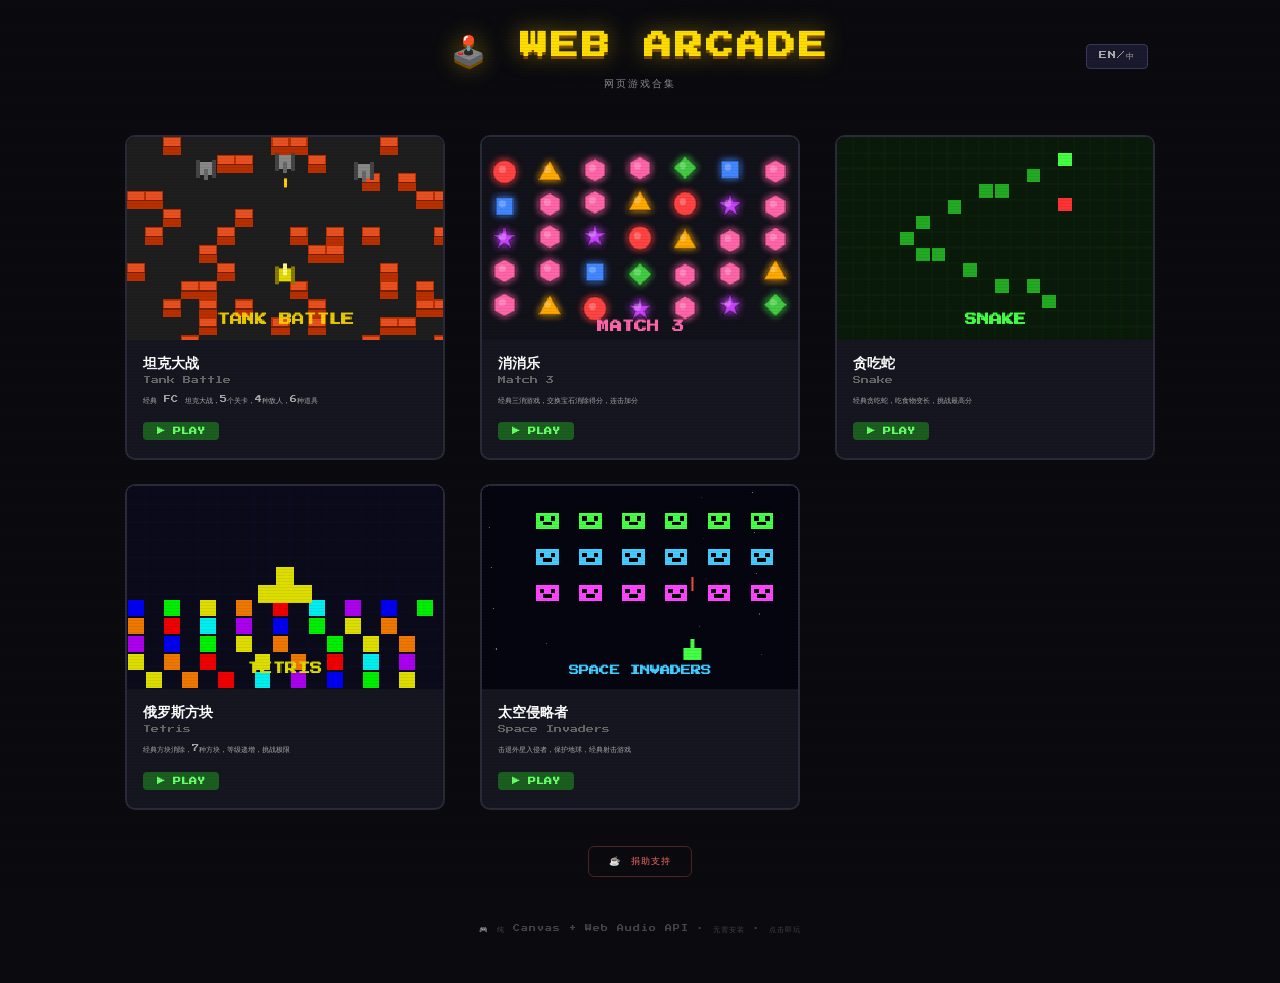
<file: index.html>
<!DOCTYPE html>
<html lang="zh-CN">
<head>
  <meta charset="UTF-8">
  <meta name="viewport" content="width=device-width, initial-scale=1.0">
  <title>🕹️ Web Arcade | 网页游戏合集</title>
  <link rel="preconnect" href="https://fonts.googleapis.com">
  <link href="https://fonts.googleapis.com/css2?family=Press+Start+2P&display=swap" rel="stylesheet">
  <link rel="stylesheet" href="css/style.css">
  <script async src="https://pagead2.googlesyndication.com/pagead/js/adsbygoogle.js?client=ca-pub-6329205502545792" crossorigin="anonymous"></script>
</head>
<body>
  <div id="arcade">
    <!-- Header -->
    <header id="header">
      <h1 class="title">🕹️ WEB ARCADE</h1>
      <p class="subtitle" data-zh="网页游戏合集" data-en="Web Game Collection">网页游戏合集</p>
      <button id="langToggle" title="切换语言">中/EN</button>
    </header>

    <!-- Game grid -->
    <main id="games">
      <!-- Tank Battle -->
      <a href="tank-battle/index.html" class="card" id="card-tank">
        <canvas id="preview-tank" width="280" height="180"></canvas>
        <div class="card-info">
          <h2 data-zh="坦克大战" data-en="Tank Battle">坦克大战</h2>
          <p class="card-en">Tank Battle</p>
          <p class="card-desc" data-zh="经典 FC 坦克大战，5个关卡，4种敌人，6种道具" data-en="Classic FC Tank Battle · 5 levels · 4 enemy types · 6 power-ups">经典 FC 坦克大战，5个关卡，4种敌人，6种道具</p>
          <span class="tag play">▶ PLAY</span>
        </div>
      </a>

      <!-- Match 3 -->
      <a href="match3/index.html" class="card" id="card-match3">
        <canvas id="preview-match3" width="280" height="180"></canvas>
        <div class="card-info">
          <h2 data-zh="消消乐" data-en="Match 3">消消乐</h2>
          <p class="card-en">Match 3</p>
          <p class="card-desc" data-zh="经典三消游戏，交换宝石消除得分，连击加分" data-en="Classic match-3 · swap gems to score · combo bonus">经典三消游戏，交换宝石消除得分，连击加分</p>
          <span class="tag play">▶ PLAY</span>
        </div>
      </a>

      <!-- Snake -->
      <a href="snake/index.html" class="card" id="card-snake">
        <canvas id="preview-snake" width="280" height="180"></canvas>
        <div class="card-info">
          <h2 data-zh="贪吃蛇" data-en="Snake">贪吃蛇</h2>
          <p class="card-en">Snake</p>
          <p class="card-desc" data-zh="经典贪吃蛇，吃食物变长，挑战最高分" data-en="Classic Snake · eat food to grow · beat the high score">经典贪吃蛇，吃食物变长，挑战最高分</p>
          <span class="tag play">▶ PLAY</span>
        </div>
      </a>

      <!-- Tetris -->
      <a href="tetris/index.html" class="card" id="card-tetris">
        <canvas id="preview-tetris" width="280" height="180"></canvas>
        <div class="card-info">
          <h2 data-zh="俄罗斯方块" data-en="Tetris">俄罗斯方块</h2>
          <p class="card-en">Tetris</p>
          <p class="card-desc" data-zh="经典方块消除，7种方块，等级递增，挑战极限" data-en="Classic block puzzle · 7 tetrominoes · level progression · push your limits">经典方块消除，7种方块，等级递增，挑战极限</p>
          <span class="tag play">▶ PLAY</span>
        </div>
      </a>

      <!-- Space Invaders -->
      <a href="invaders/index.html" class="card" id="card-invaders">
        <canvas id="preview-invaders" width="280" height="180"></canvas>
        <div class="card-info">
          <h2 data-zh="太空侵略者" data-en="Space Invaders">太空侵略者</h2>
          <p class="card-en">Space Invaders</p>
          <p class="card-desc" data-zh="击退外星入侵者，保护地球，经典射击游戏" data-en="Defend Earth from alien invaders · classic arcade shooter">击退外星入侵者，保护地球，经典射击游戏</p>
          <span class="tag play">▶ PLAY</span>
        </div>
      </a>
    </main>

    <!-- Donate -->
    <div id="donate">
      <div class="donate-trigger" data-zh="☕ 捐助支持" data-en="☕ Donate">☕ 捐助支持</div>
      <div class="donate-popup">
        <p class="donate-title" data-zh="如果这些游戏带给您一点乐趣，请我喝杯咖啡吧 ☕" data-en="If you enjoyed the games, buy me a coffee ☕">如果这些游戏带给您一点乐趣，请我喝杯咖啡吧 ☕</p>
        <div class="qrcodes">
          <div class="qr-item">
            <img src="img/wechat.png" alt="WeChat Pay" class="qr-img">
            <span class="qr-label">微信支付</span>
          </div>
          <div class="qr-item">
            <img src="img/alipay.png" alt="Alipay" class="qr-img">
            <span class="qr-label">支付宝</span>
          </div>
        </div>
        <p class="donate-hint" data-zh="感谢您的支持 ❤️" data-en="Thank you for your support ❤️">感谢您的支持 ❤️</p>
      </div>
    </div>

    <footer id="footer">
      <p data-zh="🎮 纯 Canvas + Web Audio API · 无需安装 · 点击即玩" data-en="🎮 Pure Canvas + Web Audio API · No Install · Click to Play">🎮 纯 Canvas + Web Audio API · 无需安装 · 点击即玩</p>
    </footer>
  </div>

  <script src="js/home.js"></script>
</body>
</html>
</file>
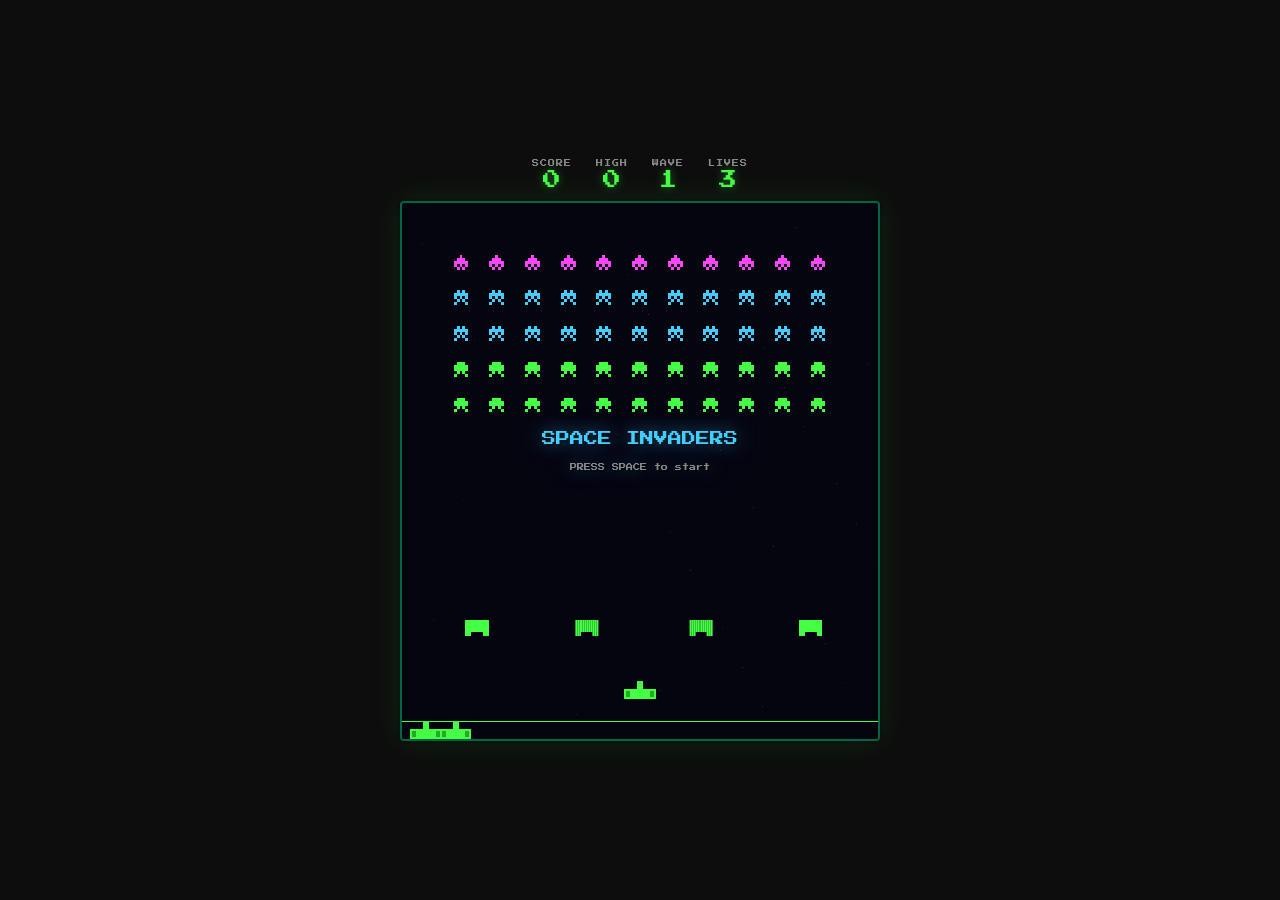
<file: invaders/index.html>
<!DOCTYPE html>
<html lang="zh-CN">
<head>
  <meta charset="UTF-8">
  <meta name="viewport" content="width=device-width, initial-scale=1.0, maximum-scale=1.0, user-scalable=no">
  <title>太空侵略者 | Space Invaders</title>
  <link rel="preconnect" href="https://fonts.googleapis.com">
  <link href="https://fonts.googleapis.com/css2?family=Press+Start+2P&display=swap" rel="stylesheet">
  <link rel="stylesheet" href="css/style.css">
</head>
<body>
  <div id="gameWrapper">
    <div id="hud">
      <div class="hud-item"><span class="hud-label">SCORE</span><span id="scoreVal">0</span></div>
      <div class="hud-item"><span class="hud-label">HIGH</span><span id="highVal">0</span></div>
      <div class="hud-item"><span class="hud-label">WAVE</span><span id="waveVal">1</span></div>
      <div class="hud-item"><span class="hud-label">LIVES</span><span id="livesVal">3</span></div>
    </div>
    <canvas id="gameCanvas" width="480" height="540"></canvas>
    <div id="message">PRESS SPACE<span class="sub">or tap to start</span></div>
  </div>

  <script src="js/game.js"></script>
</body>
</html>
</file>
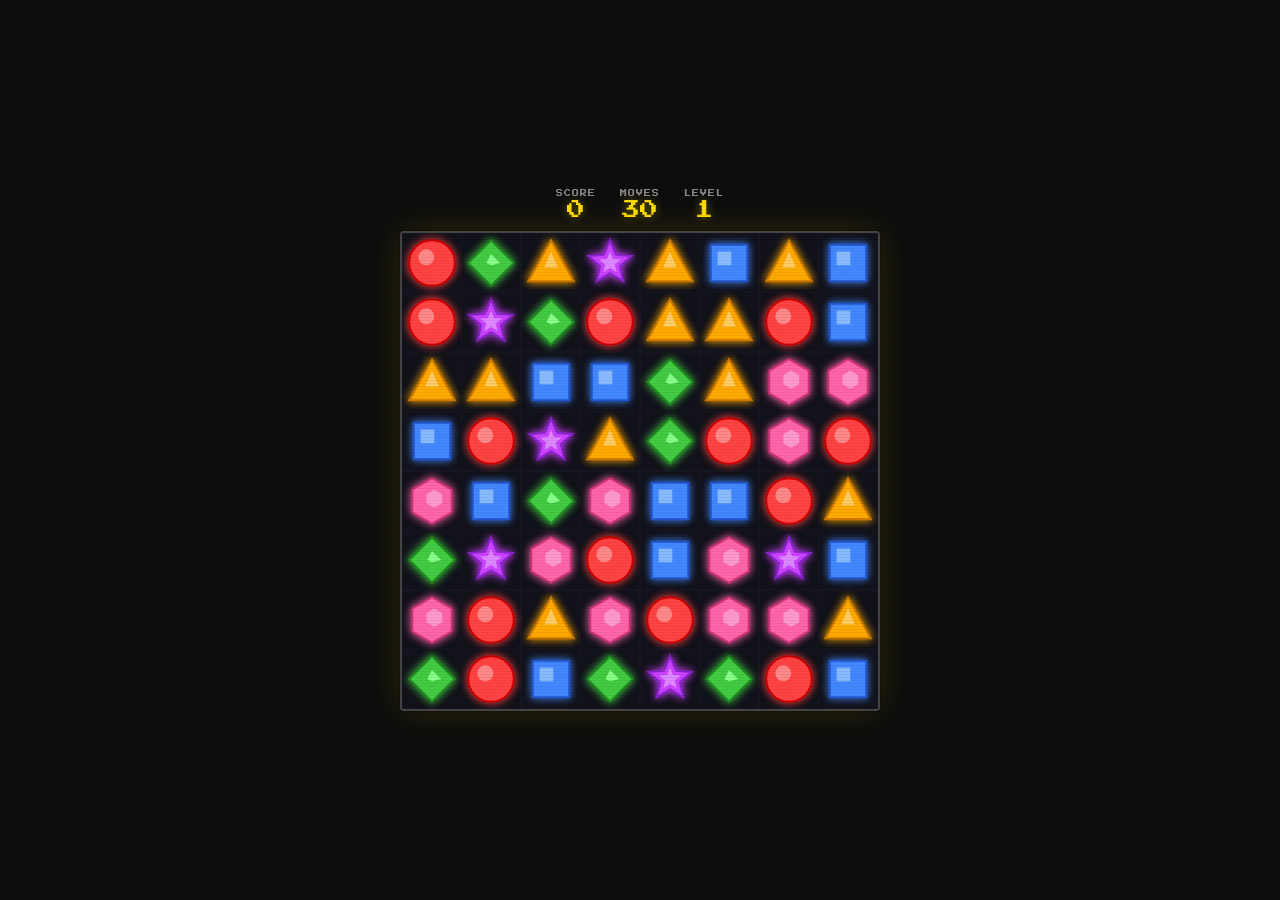
<file: match3/index.html>
<!DOCTYPE html>
<html lang="zh-CN">
<head>
  <meta charset="UTF-8">
  <meta name="viewport" content="width=device-width, initial-scale=1.0, maximum-scale=1.0, user-scalable=no">
  <title>消消乐 | Match 3</title>
  <link rel="preconnect" href="https://fonts.googleapis.com">
  <link href="https://fonts.googleapis.com/css2?family=Press+Start+2P&display=swap" rel="stylesheet">
  <link rel="stylesheet" href="css/style.css">
</head>
<body>
  <div id="gameWrapper">
    <div id="hud">
      <div class="hud-item"><span class="hud-label">SCORE</span><span id="scoreVal">0</span></div>
      <div class="hud-item"><span class="hud-label">MOVES</span><span id="movesVal">30</span></div>
      <div class="hud-item"><span class="hud-label">LEVEL</span><span id="levelVal">1</span></div>
    </div>
    <canvas id="gameCanvas" width="480" height="480"></canvas>
    <div id="message"></div>
  </div>

  <script src="js/game.js"></script>
</body>
</html>
</file>
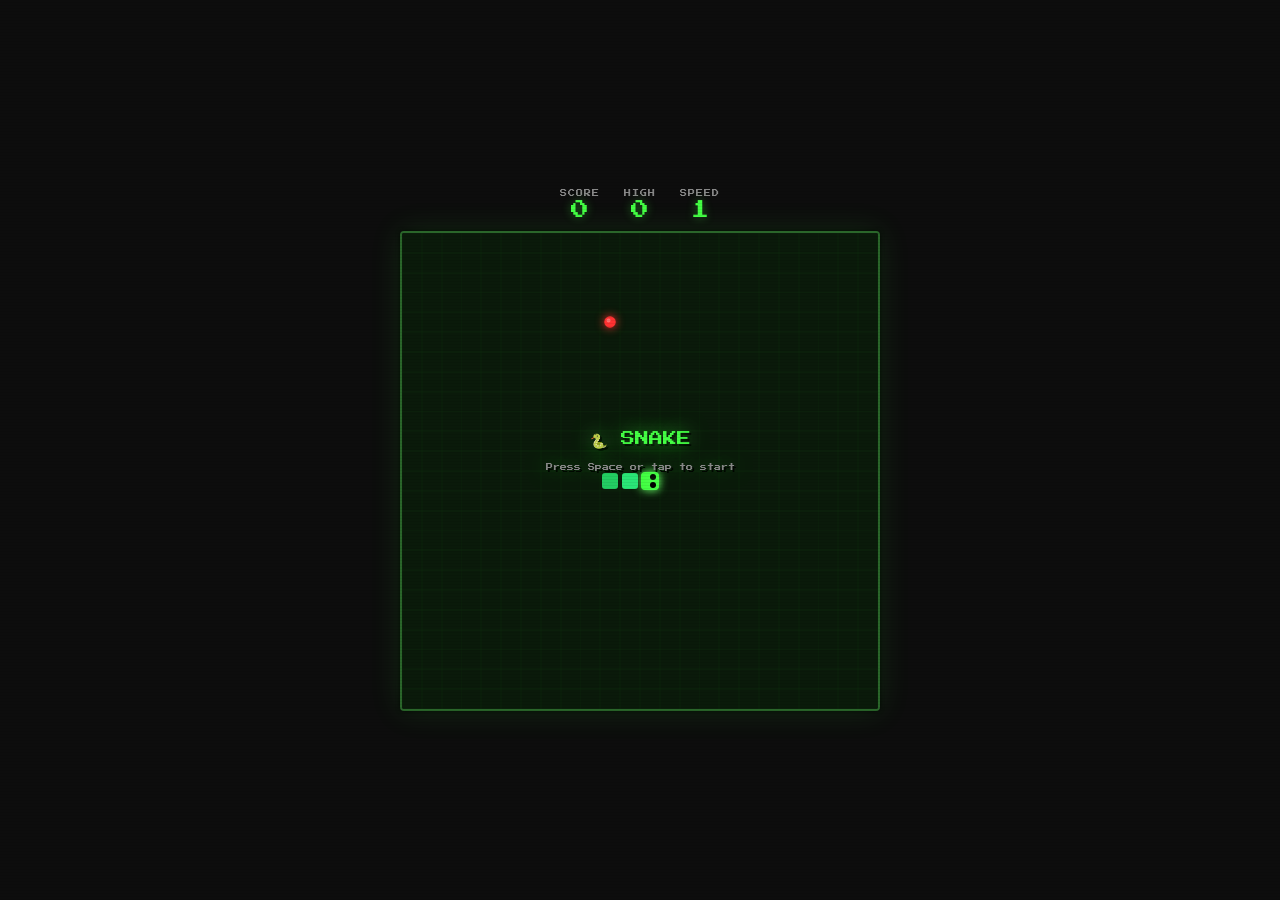
<file: snake/index.html>
<!DOCTYPE html>
<html lang="zh-CN">
<head>
  <meta charset="UTF-8">
  <meta name="viewport" content="width=device-width, initial-scale=1.0, maximum-scale=1.0, user-scalable=no">
  <title>贪吃蛇 | Snake</title>
  <link rel="preconnect" href="https://fonts.googleapis.com">
  <link href="https://fonts.googleapis.com/css2?family=Press+Start+2P&display=swap" rel="stylesheet">
  <link rel="stylesheet" href="css/style.css">
</head>
<body>
  <div id="gameWrapper">
    <div id="hud">
      <div class="hud-item"><span class="hud-label">SCORE</span><span id="scoreVal">0</span></div>
      <div class="hud-item"><span class="hud-label">HIGH</span><span id="highVal">0</span></div>
      <div class="hud-item"><span class="hud-label">SPEED</span><span id="speedVal">1</span></div>
    </div>
    <canvas id="gameCanvas" width="480" height="480"></canvas>
    <div id="message">PRESS SPACE<span class="sub">or tap to start</span></div>
  </div>

  <script src="js/game.js"></script>
</body>
</html>
</file>
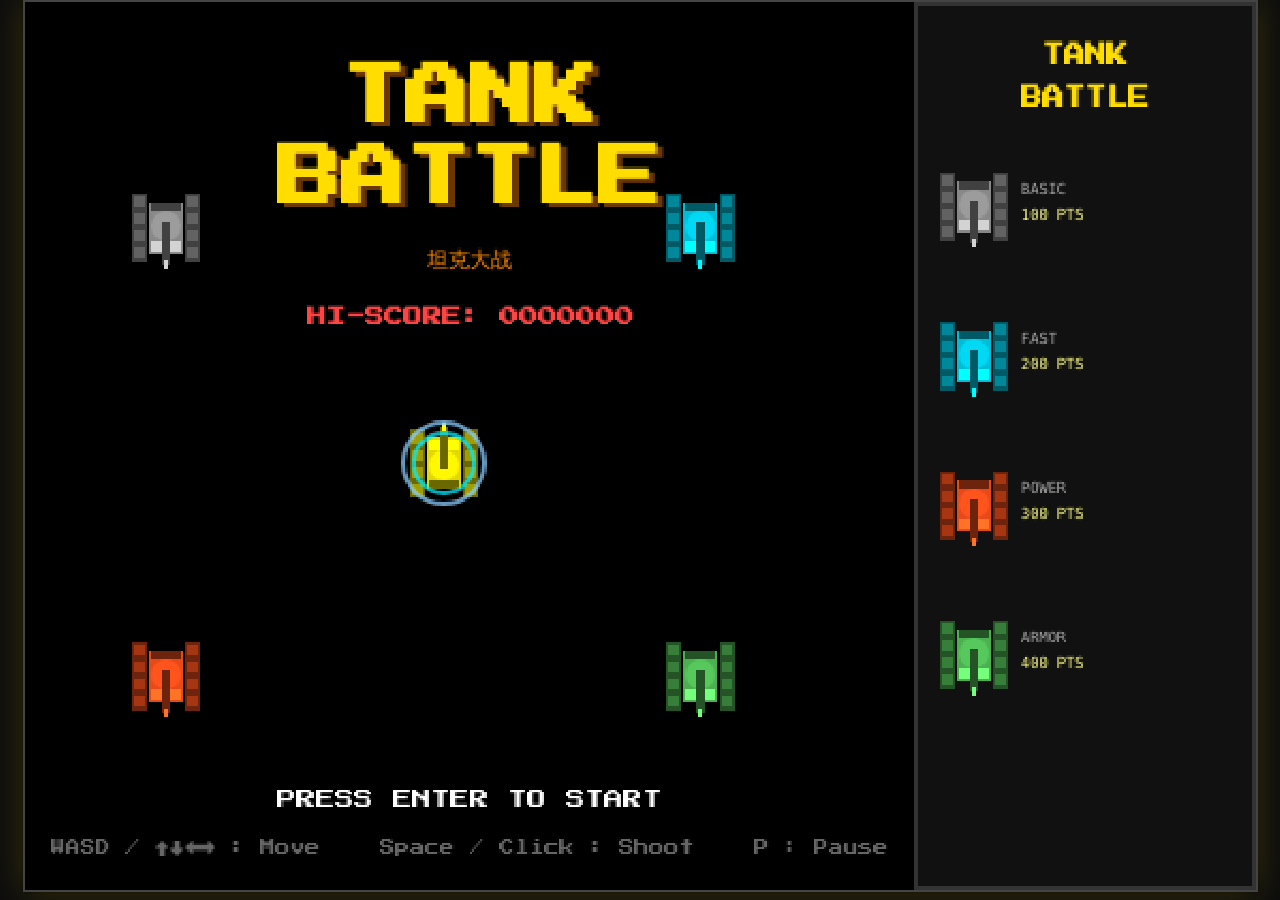
<file: tank-battle/index.html>
<!DOCTYPE html>
<html lang="zh-CN">
<head>
  <meta charset="UTF-8">
  <meta name="viewport" content="width=device-width, initial-scale=1.0, maximum-scale=1.0, user-scalable=no">
  <title>坦克大战 | Tank Battle</title>
  <link rel="preconnect" href="https://fonts.googleapis.com">
  <link href="https://fonts.googleapis.com/css2?family=Press+Start+2P&display=swap" rel="stylesheet">
  <link rel="stylesheet" href="css/style.css">
</head>
<body>
  <div id="gameWrapper">
    <canvas id="gameCanvas" width="576" height="416"></canvas>
  </div>

  <!-- Mobile touch controls -->
  <div id="touchControls">
    <div id="dpad">
      <button class="dpad-btn" id="btnUp" data-key="ArrowUp">▲</button>
      <div class="dpad-row">
        <button class="dpad-btn" id="btnLeft" data-key="ArrowLeft">◀</button>
        <div class="dpad-center"></div>
        <button class="dpad-btn" id="btnRight" data-key="ArrowRight">▶</button>
      </div>
      <button class="dpad-btn" id="btnDown" data-key="ArrowDown">▼</button>
    </div>
    <div id="rightControls">
      <button id="btnPause" class="ctrl-btn">II</button>
      <button id="btnFire" class="ctrl-btn fire-btn">FIRE</button>
    </div>
  </div>

  <script src="js/config.js"></script>
  <script src="js/sound.js"></script>
  <script src="js/input.js"></script>
  <script src="js/sprites.js"></script>
  <script src="js/entities.js"></script>
  <script src="js/map.js"></script>
  <script src="js/game.js"></script>
</body>
</html>
</file>
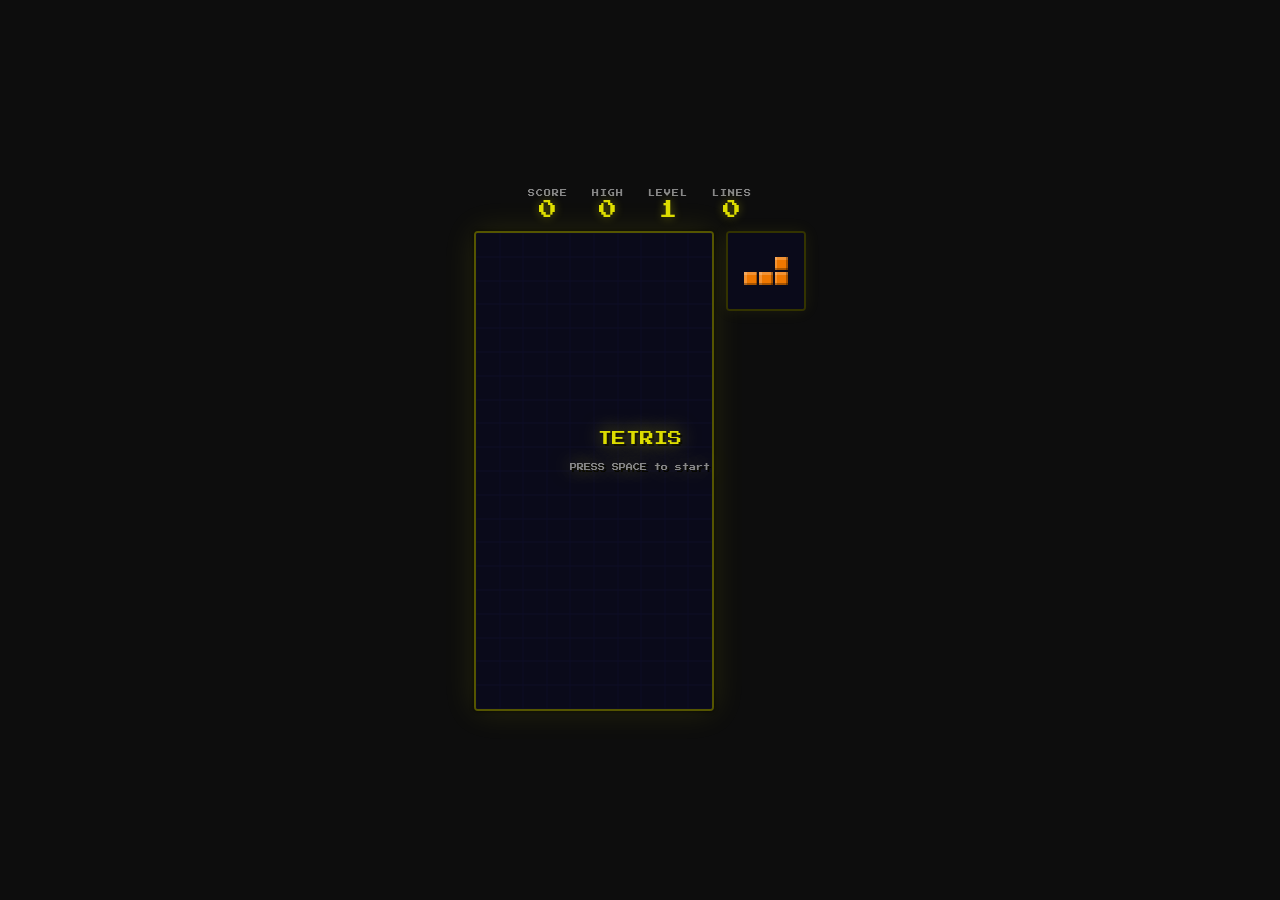
<file: tetris/index.html>
<!DOCTYPE html>
<html lang="zh-CN">
<head>
  <meta charset="UTF-8">
  <meta name="viewport" content="width=device-width, initial-scale=1.0, maximum-scale=1.0, user-scalable=no">
  <title>俄罗斯方块 | Tetris</title>
  <link rel="preconnect" href="https://fonts.googleapis.com">
  <link href="https://fonts.googleapis.com/css2?family=Press+Start+2P&display=swap" rel="stylesheet">
  <link rel="stylesheet" href="css/style.css">
</head>
<body>
  <div id="gameWrapper">
    <div id="hud">
      <div class="hud-item"><span class="hud-label">SCORE</span><span id="scoreVal">0</span></div>
      <div class="hud-item"><span class="hud-label">HIGH</span><span id="highVal">0</span></div>
      <div class="hud-item"><span class="hud-label">LEVEL</span><span id="levelVal">1</span></div>
      <div class="hud-item"><span class="hud-label">LINES</span><span id="linesVal">0</span></div>
    </div>
    <div id="gameArea">
      <canvas id="gameCanvas" width="240" height="480"></canvas>
      <canvas id="nextCanvas" width="80" height="80"></canvas>
    </div>
    <div id="message">PRESS SPACE<span class="sub">or tap to start</span></div>
  </div>

  <script src="js/game.js"></script>
</body>
</html>
</file>
<file: css/style.css>
/* ── Reset ─────────────────────────────────────────────────────────────────── */
* { margin: 0; padding: 0; box-sizing: border-box; }

body {
  background: #0a0a0f;
  color: #eee;
  font-family: 'Press Start 2P', monospace;
  min-height: 100vh;
  overflow-x: hidden;
}

/* ── Arcade container ──────────────────────────────────────────────────────── */
#arcade {
  max-width: 1080px;
  margin: 0 auto;
  padding: 32px 20px 48px;
}

/* ── Header ────────────────────────────────────────────────────────────────── */
#header {
  text-align: center;
  margin-bottom: 44px;
  position: relative;
}

#header .title {
  font-size: 28px;
  color: #ffdd00;
  text-shadow: 0 0 24px rgba(255,220,0,0.45), 0 3px 0 #6a3800;
  letter-spacing: 3px;
  margin-bottom: 10px;
}

#header .subtitle {
  font-size: 10px;
  color: #888;
  letter-spacing: 2px;
}

#langToggle {
  position: absolute;
  top: 12px;
  right: 12px;
  font-family: 'Press Start 2P', monospace;
  font-size: 8px;
  padding: 6px 12px;
  background: #1a1a2e;
  color: #aaa;
  border: 1px solid #3a3a5a;
  border-radius: 4px;
  cursor: pointer;
  transition: color 0.2s, border-color 0.2s;
  letter-spacing: 1px;
}

#langToggle:hover {
  color: #ffdd00;
  border-color: #ffdd00;
}

/* ── Game grid ─────────────────────────────────────────────────────────────── */
#games {
  display: grid;
  grid-template-columns: repeat(auto-fill, minmax(280px, 1fr));
  gap: 24px;
  justify-items: center;
}

/* ── Card ──────────────────────────────────────────────────────────────────── */
.card {
  display: block;
  width: 100%;
  max-width: 320px;
  background: #161620;
  border: 2px solid #2a2a3a;
  border-radius: 10px;
  overflow: hidden;
  cursor: pointer;
  transition: transform 0.22s, border-color 0.22s, box-shadow 0.22s;
  text-decoration: none;
  color: inherit;
}

.card:hover {
  transform: translateY(-6px) scale(1.02);
  border-color: #ffdd00;
  box-shadow: 0 8px 36px rgba(255,220,0,0.18), 0 0 0 1px #ffdd00;
}

.card canvas {
  display: block;
  width: 100%;
  height: auto;
  background: #000;
  image-rendering: pixelated;
  image-rendering: crisp-edges;
}

.card-info {
  padding: 14px 16px 18px;
}

.card-info h2 {
  font-size: 14px;
  color: #fff;
  margin-bottom: 3px;
}

.card-en {
  font-size: 8px;
  color: #666;
  margin-bottom: 10px;
}

html[lang="en"] .card-en {
  display: none;
}

.card-desc {
  font-size: 7px;
  color: #aaa;
  line-height: 1.6;
  margin-bottom: 14px;
}

.tag {
  display: inline-block;
  font-size: 8px;
  padding: 5px 14px;
  border-radius: 4px;
  font-weight: bold;
}

.tag.play {
  background: #1b5e20;
  color: #66ff66;
  animation: pulse 1.4s ease-in-out infinite;
}

.tag.soon {
  background: #222;
  color: #555;
}

/* coming-soon: grey out */
.card.coming-soon {
  opacity: 0.45;
  cursor: default;
  pointer-events: none;
}
.card.coming-soon canvas {
  filter: grayscale(0.7) brightness(0.5);
}

/* ── Donate ────────────────────────────────────────────────────────────────── */
#donate {
  text-align: center;
  margin-top: 36px;
  position: relative;
  display: inline-block;
  width: 100%;
}

.donate-trigger {
  display: inline-block;
  font-family: 'Press Start 2P', monospace;
  font-size: 9px;
  color: #ff6b6b;
  padding: 8px 20px;
  border: 1px solid #ff6b6b44;
  border-radius: 6px;
  cursor: pointer;
  transition: all 0.25s;
  letter-spacing: 1px;
}

.donate-trigger:hover {
  color: #ffdd00;
  border-color: #ffdd00;
  box-shadow: 0 0 16px rgba(255,220,0,0.2);
  text-shadow: 0 0 8px rgba(255,220,0,0.4);
}

.donate-popup {
  position: absolute;
  bottom: calc(100% + 14px);
  left: 50%;
  transform: translateX(-50%) scale(0.9);
  background: #1a1a2e;
  border: 2px solid #ff6b6b55;
  border-radius: 12px;
  padding: 20px 24px 16px;
  opacity: 0;
  visibility: hidden;
  transition: opacity 0.3s, transform 0.3s, visibility 0.3s;
  z-index: 100;
  box-shadow: 0 8px 32px rgba(0,0,0,0.5), 0 0 20px rgba(255,107,107,0.1);
  pointer-events: none;
}

.donate-popup::after {
  content: '';
  position: absolute;
  top: 100%;
  left: 50%;
  transform: translateX(-50%);
  border: 8px solid transparent;
  border-top-color: #ff6b6b55;
}

#donate:hover .donate-popup {
  opacity: 1;
  visibility: visible;
  transform: translateX(-50%) scale(1);
  pointer-events: auto;
}

.donate-title {
  font-size: 8px;
  color: #ffdd00;
  margin-bottom: 16px;
  text-align: center;
  line-height: 1.8;
  max-width: 320px;
}

.qrcodes {
  display: flex;
  gap: 20px;
  justify-content: center;
  margin-bottom: 12px;
}

.qr-item {
  display: flex;
  flex-direction: column;
  align-items: center;
  gap: 8px;
}

.qr-img {
  width: 140px;
  height: 140px;
  border-radius: 8px;
  background: #fff;
  object-fit: cover;
}

.qr-label {
  font-size: 8px;
  color: #aaa;
  letter-spacing: 1px;
}

.donate-hint {
  font-size: 7px;
  color: #ff6b6b;
  text-align: center;
  margin-top: 4px;
}

/* ── Footer ────────────────────────────────────────────────────────────────── */
#footer {
  text-align: center;
  margin-top: 48px;
  font-size: 7px;
  color: #444;
  letter-spacing: 1px;
}

/* ── Animations ────────────────────────────────────────────────────────────── */
@keyframes pulse {
  0%, 100% { opacity: 1; }
  50%      { opacity: 0.5; }
}

/* ── Scanline overlay (subtle CRT feel) ────────────────────────────────────── */
body::after {
  content: '';
  position: fixed;
  inset: 0;
  background: repeating-linear-gradient(
    0deg,
    rgba(0,0,0,0.06) 0px,
    rgba(0,0,0,0.06) 1px,
    transparent 1px,
    transparent 3px
  );
  pointer-events: none;
  z-index: 9999;
}
</file>
<file: invaders/css/style.css>
* {
  margin: 0;
  padding: 0;
  box-sizing: border-box;
  -webkit-tap-highlight-color: transparent;
}

html, body {
  touch-action: none;
  overscroll-behavior: none;
}

body {
  background: #0d0d0d;
  display: flex;
  flex-direction: column;
  justify-content: center;
  align-items: center;
  min-height: 100vh;
  min-height: 100dvh;
  overflow: hidden;
  font-family: 'Press Start 2P', monospace;
  -webkit-user-select: none;
  user-select: none;
}

#gameWrapper {
  display: flex;
  flex-direction: column;
  align-items: center;
  gap: 12px;
}

/* ── HUD ────────────────────────────────────────────────────────────────────── */
#hud {
  display: flex;
  gap: 24px;
  justify-content: center;
  flex-wrap: wrap;
}

.hud-item {
  display: flex;
  flex-direction: column;
  align-items: center;
  gap: 4px;
}

.hud-label {
  font-size: 7px;
  color: #888;
  letter-spacing: 1px;
}

.hud-item span:last-child {
  font-size: 18px;
  color: #44ff44;
  text-shadow: 0 0 10px rgba(68, 255, 68, 0.4);
}

/* ── Canvas ─────────────────────────────────────────────────────────────────── */
#gameCanvas {
  display: block;
  cursor: crosshair;
  image-rendering: pixelated;
  image-rendering: crisp-edges;
  border: 2px solid #006644;
  box-shadow: 0 0 32px rgba(68, 255, 68, 0.12), 0 0 4px #000;
  border-radius: 4px;
  background: #050510;
}

/* ── Message overlay ────────────────────────────────────────────────────────── */
#message {
  position: fixed;
  top: 50%;
  left: 50%;
  transform: translate(-50%, -50%);
  font-size: 14px;
  color: #44ccff;
  text-shadow: 0 0 20px rgba(68, 204, 255, 0.6), 2px 2px 0 #000;
  text-align: center;
  pointer-events: none;
  opacity: 0;
  transition: opacity 0.3s;
  z-index: 10;
  line-height: 2;
}

#message.show {
  opacity: 1;
  pointer-events: auto;
}

#message .sub {
  font-size: 7px;
  color: #888;
  display: block;
  margin-top: 8px;
}
</file>
<file: match3/css/style.css>
* {
  margin: 0;
  padding: 0;
  box-sizing: border-box;
  -webkit-tap-highlight-color: transparent;
}

html, body {
  touch-action: none;
  overscroll-behavior: none;
}

body {
  background: #0d0d0d;
  display: flex;
  flex-direction: column;
  justify-content: center;
  align-items: center;
  min-height: 100vh;
  min-height: 100dvh;
  overflow: hidden;
  font-family: 'Press Start 2P', monospace;
  -webkit-user-select: none;
  user-select: none;
}

#gameWrapper {
  display: flex;
  flex-direction: column;
  align-items: center;
  gap: 12px;
}

/* ── HUD ────────────────────────────────────────────────────────────────────── */
#hud {
  display: flex;
  gap: 24px;
  justify-content: center;
  flex-wrap: wrap;
}

.hud-item {
  display: flex;
  flex-direction: column;
  align-items: center;
  gap: 4px;
}

.hud-label {
  font-size: 7px;
  color: #888;
  letter-spacing: 1px;
}

.hud-item span:last-child {
  font-size: 18px;
  color: #ffdd00;
  text-shadow: 0 0 10px rgba(255, 220, 0, 0.4);
}

/* ── Canvas ─────────────────────────────────────────────────────────────────── */
#gameCanvas {
  display: block;
  cursor: pointer;
  image-rendering: pixelated;
  image-rendering: crisp-edges;
  border: 2px solid #444;
  box-shadow: 0 0 32px rgba(255, 220, 0, 0.15), 0 0 4px #000;
  border-radius: 4px;
}

/* ── Message overlay ────────────────────────────────────────────────────────── */
#message {
  position: fixed;
  top: 50%;
  left: 50%;
  transform: translate(-50%, -50%);
  font-size: 16px;
  color: #ffdd00;
  text-shadow: 0 0 20px rgba(255, 220, 0, 0.6), 2px 2px 0 #000;
  text-align: center;
  pointer-events: none;
  opacity: 0;
  transition: opacity 0.3s;
  z-index: 10;
  line-height: 2;
}

#message.show {
  opacity: 1;
  pointer-events: auto;
}

#message .sub {
  font-size: 8px;
  color: #aaa;
  display: block;
  margin-top: 12px;
}

/* ── Scanline overlay ───────────────────────────────────────────────────────── */
body::after {
  content: '';
  position: fixed;
  inset: 0;
  background: repeating-linear-gradient(
    0deg,
    rgba(0,0,0,0.06) 0px,
    rgba(0,0,0,0.06) 1px,
    transparent 1px,
    transparent 3px
  );
  pointer-events: none;
  z-index: 9999;
}

/* ── Mobile adjustments ─────────────────────────────────────────────────────── */
@media (max-width: 520px) {
  #hud {
    gap: 14px;
  }
  .hud-item span:last-child {
    font-size: 14px;
  }
}
</file>
<file: snake/css/style.css>
* {
  margin: 0;
  padding: 0;
  box-sizing: border-box;
  -webkit-tap-highlight-color: transparent;
}

html, body {
  touch-action: none;
  overscroll-behavior: none;
}

body {
  background: #0d0d0d;
  display: flex;
  flex-direction: column;
  justify-content: center;
  align-items: center;
  min-height: 100vh;
  min-height: 100dvh;
  overflow: hidden;
  font-family: 'Press Start 2P', monospace;
  -webkit-user-select: none;
  user-select: none;
}

#gameWrapper {
  display: flex;
  flex-direction: column;
  align-items: center;
  gap: 12px;
}

/* ── HUD ────────────────────────────────────────────────────────────────────── */
#hud {
  display: flex;
  gap: 24px;
  justify-content: center;
  flex-wrap: wrap;
}

.hud-item {
  display: flex;
  flex-direction: column;
  align-items: center;
  gap: 4px;
}

.hud-label {
  font-size: 7px;
  color: #888;
  letter-spacing: 1px;
}

.hud-item span:last-child {
  font-size: 18px;
  color: #44ff44;
  text-shadow: 0 0 10px rgba(68, 255, 68, 0.4);
}

/* ── Canvas ─────────────────────────────────────────────────────────────────── */
#gameCanvas {
  display: block;
  cursor: crosshair;
  image-rendering: pixelated;
  image-rendering: crisp-edges;
  border: 2px solid #2a662a;
  box-shadow: 0 0 32px rgba(68, 255, 68, 0.12), 0 0 4px #000;
  border-radius: 4px;
}

/* ── Message overlay ────────────────────────────────────────────────────────── */
#message {
  position: fixed;
  top: 50%;
  left: 50%;
  transform: translate(-50%, -50%);
  font-size: 14px;
  color: #44ff44;
  text-shadow: 0 0 20px rgba(68, 255, 68, 0.6), 2px 2px 0 #000;
  text-align: center;
  pointer-events: none;
  opacity: 0;
  transition: opacity 0.3s;
  z-index: 10;
  line-height: 2;
}

#message.show {
  opacity: 1;
  pointer-events: auto;
}

#message .sub {
  font-size: 7px;
  color: #888;
  display: block;
  margin-top: 8px;
}

/* ── Scanline overlay ───────────────────────────────────────────────────────── */
body::after {
  content: '';
  position: fixed;
  inset: 0;
  background: repeating-linear-gradient(
    0deg,
    rgba(0,0,0,0.06) 0px,
    rgba(0,0,0,0.06) 1px,
    transparent 1px,
    transparent 3px
  );
  pointer-events: none;
  z-index: 9999;
}

/* ── Mobile adjustments ─────────────────────────────────────────────────────── */
@media (max-width: 520px) {
  #hud {
    gap: 14px;
  }
  .hud-item span:last-child {
    font-size: 14px;
  }
}
</file>
<file: tank-battle/css/style.css>
* {
  margin: 0;
  padding: 0;
  box-sizing: border-box;
  -webkit-tap-highlight-color: transparent;
}

html, body {
  touch-action: none;
  overscroll-behavior: none;
}

body {
  background: #0d0d0d;
  display: flex;
  flex-direction: column;
  justify-content: flex-start;
  align-items: center;
  min-height: 100vh;
  min-height: 100dvh;
  overflow: hidden;
  font-family: 'Press Start 2P', monospace;
  -webkit-user-select: none;
  user-select: none;
}

#gameWrapper {
  display: flex;
  justify-content: center;
  align-items: center;
  flex-shrink: 0;
  width: 100%;
}

#gameCanvas {
  display: block;
  cursor: crosshair;
  image-rendering: pixelated;
  image-rendering: crisp-edges;
  /* CSS sizing handled by JS for adaptive scaling */
  border: 2px solid #444;
  box-shadow: 0 0 32px rgba(255, 220, 0, 0.18), 0 0 4px #000;
}

/* ── Touch controls (hidden on desktop) ──────────────────────────────────── */
#touchControls {
  display: none;
  width: 100%;
  padding: 10px 20px 16px;
  justify-content: space-between;
  align-items: flex-end;
  flex-shrink: 0;
}

/* ── D-Pad ───────────────────────────────────────────────────────────────── */
#dpad {
  display: flex;
  flex-direction: column;
  align-items: center;
  gap: 0;
}

.dpad-row {
  display: flex;
  align-items: center;
  gap: 0;
}

.dpad-center {
  width: 56px;
  height: 56px;
  background: #222;
}

.dpad-btn {
  width: 56px;
  height: 56px;
  background: #333;
  color: #ccc;
  border: 2px solid #555;
  border-radius: 8px;
  font-size: 18px;
  display: flex;
  align-items: center;
  justify-content: center;
  cursor: pointer;
  touch-action: none;
  -webkit-touch-callout: none;
}

.dpad-btn:active,
.dpad-btn.pressed {
  background: #666;
  color: #fff;
  border-color: #ffdd00;
}

/* ── Right controls ──────────────────────────────────────────────────────── */
#rightControls {
  display: flex;
  flex-direction: column;
  align-items: center;
  gap: 14px;
}

.ctrl-btn {
  border-radius: 50%;
  border: 2px solid #555;
  background: #333;
  color: #ccc;
  font-family: 'Press Start 2P', monospace;
  cursor: pointer;
  touch-action: none;
  -webkit-touch-callout: none;
  display: flex;
  align-items: center;
  justify-content: center;
}

#btnPause {
  width: 44px;
  height: 44px;
  font-size: 10px;
}

.fire-btn {
  width: 80px;
  height: 80px;
  font-size: 11px;
  background: #6a1111;
  border-color: #cc3333;
  color: #ff6644;
  box-shadow: 0 0 14px rgba(255, 60, 30, 0.3);
}

.fire-btn:active,
.fire-btn.pressed {
  background: #aa2222;
  color: #fff;
  border-color: #ff6644;
  box-shadow: 0 0 24px rgba(255, 60, 30, 0.6);
}

/* ── Mobile: show touch controls, adjust layout ──────────────────────────── */
@media (pointer: coarse), (hover: none) {
  #touchControls {
    display: flex;
  }

  body {
    justify-content: center;
  }

  #gameCanvas {
    cursor: default;
  }
}
</file>
<file: tetris/css/style.css>
* {
  margin: 0;
  padding: 0;
  box-sizing: border-box;
  -webkit-tap-highlight-color: transparent;
}

html, body {
  touch-action: none;
  overscroll-behavior: none;
}

body {
  background: #0d0d0d;
  display: flex;
  flex-direction: column;
  justify-content: center;
  align-items: center;
  min-height: 100vh;
  min-height: 100dvh;
  overflow: hidden;
  font-family: 'Press Start 2P', monospace;
  -webkit-user-select: none;
  user-select: none;
}

#gameWrapper {
  display: flex;
  flex-direction: column;
  align-items: center;
  gap: 12px;
}

/* ── HUD ────────────────────────────────────────────────────────────────────── */
#hud {
  display: flex;
  gap: 24px;
  justify-content: center;
  flex-wrap: wrap;
}

.hud-item {
  display: flex;
  flex-direction: column;
  align-items: center;
  gap: 4px;
}

.hud-label {
  font-size: 7px;
  color: #888;
  letter-spacing: 1px;
}

.hud-item span:last-child {
  font-size: 18px;
  color: #dddd00;
  text-shadow: 0 0 10px rgba(221, 221, 0, 0.4);
}

/* ── Game Area ──────────────────────────────────────────────────────────────── */
#gameArea {
  display: flex;
  gap: 12px;
  align-items: flex-start;
}

/* ── Canvas ─────────────────────────────────────────────────────────────────── */
#gameCanvas {
  display: block;
  cursor: crosshair;
  image-rendering: pixelated;
  image-rendering: crisp-edges;
  border: 2px solid #555500;
  box-shadow: 0 0 32px rgba(221, 221, 0, 0.12), 0 0 4px #000;
  border-radius: 4px;
  background: #0a0a1a;
}

#nextCanvas {
  display: block;
  image-rendering: pixelated;
  image-rendering: crisp-edges;
  border: 2px solid #333300;
  box-shadow: 0 0 16px rgba(221, 221, 0, 0.08);
  border-radius: 4px;
  background: #0a0a1a;
}

/* ── Message overlay ────────────────────────────────────────────────────────── */
#message {
  position: fixed;
  top: 50%;
  left: 50%;
  transform: translate(-50%, -50%);
  font-size: 14px;
  color: #dddd00;
  text-shadow: 0 0 20px rgba(221, 221, 0, 0.6), 2px 2px 0 #000;
  text-align: center;
  pointer-events: none;
  opacity: 0;
  transition: opacity 0.3s;
  z-index: 10;
  line-height: 2;
}

#message.show {
  opacity: 1;
  pointer-events: auto;
}

#message .sub {
  font-size: 7px;
  color: #888;
  display: block;
  margin-top: 8px;
}

/* ── Mobile touch controls ──────────────────────────────────────────────────── */
#touchControls {
  display: none;
  position: fixed;
  bottom: 16px;
  left: 0;
  right: 0;
  justify-content: center;
  gap: 10px;
  z-index: 20;
}

.touch-btn {
  width: 52px;
  height: 52px;
  border: 2px solid #555500;
  border-radius: 8px;
  background: rgba(221, 221, 0, 0.1);
  color: #dddd00;
  font-size: 20px;
  display: flex;
  align-items: center;
  justify-content: center;
  -webkit-user-select: none;
  user-select: none;
  cursor: pointer;
}

@media (pointer: coarse) {
  #touchControls { display: flex; }
}
</file>
